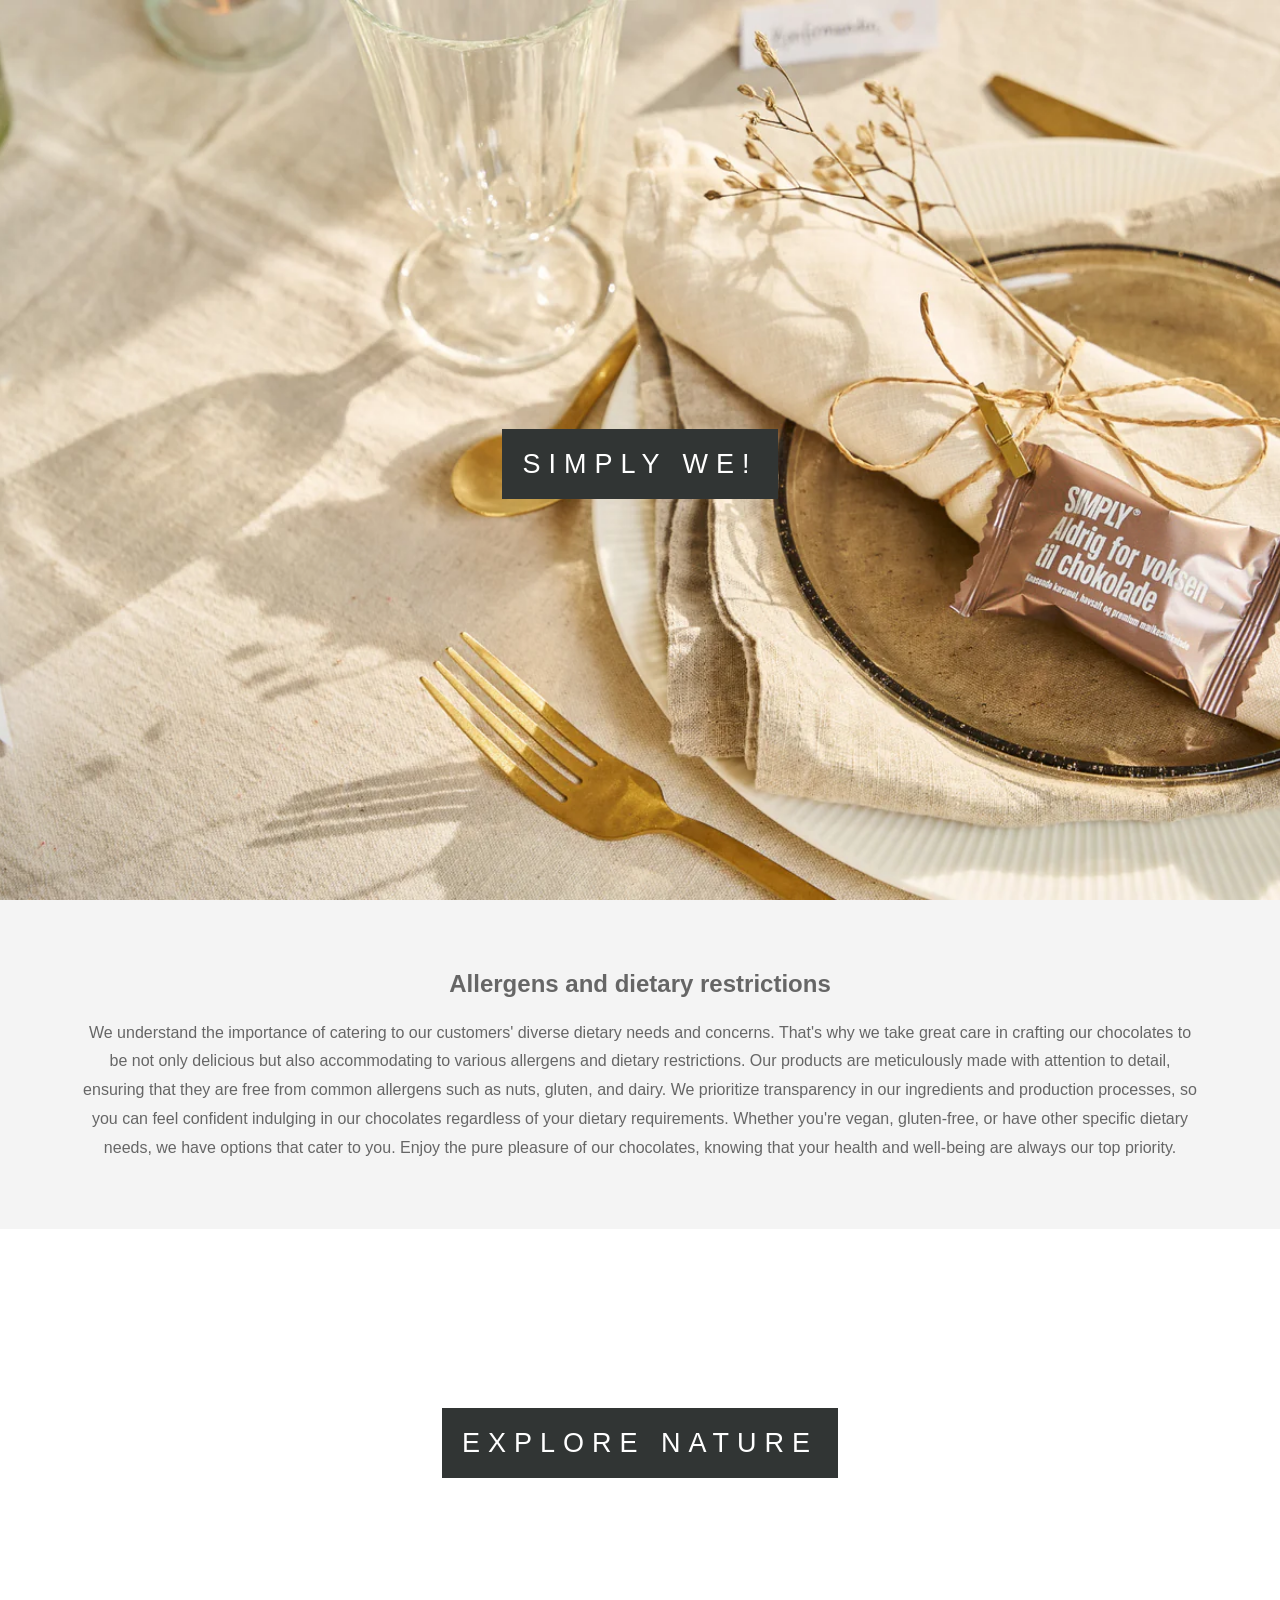
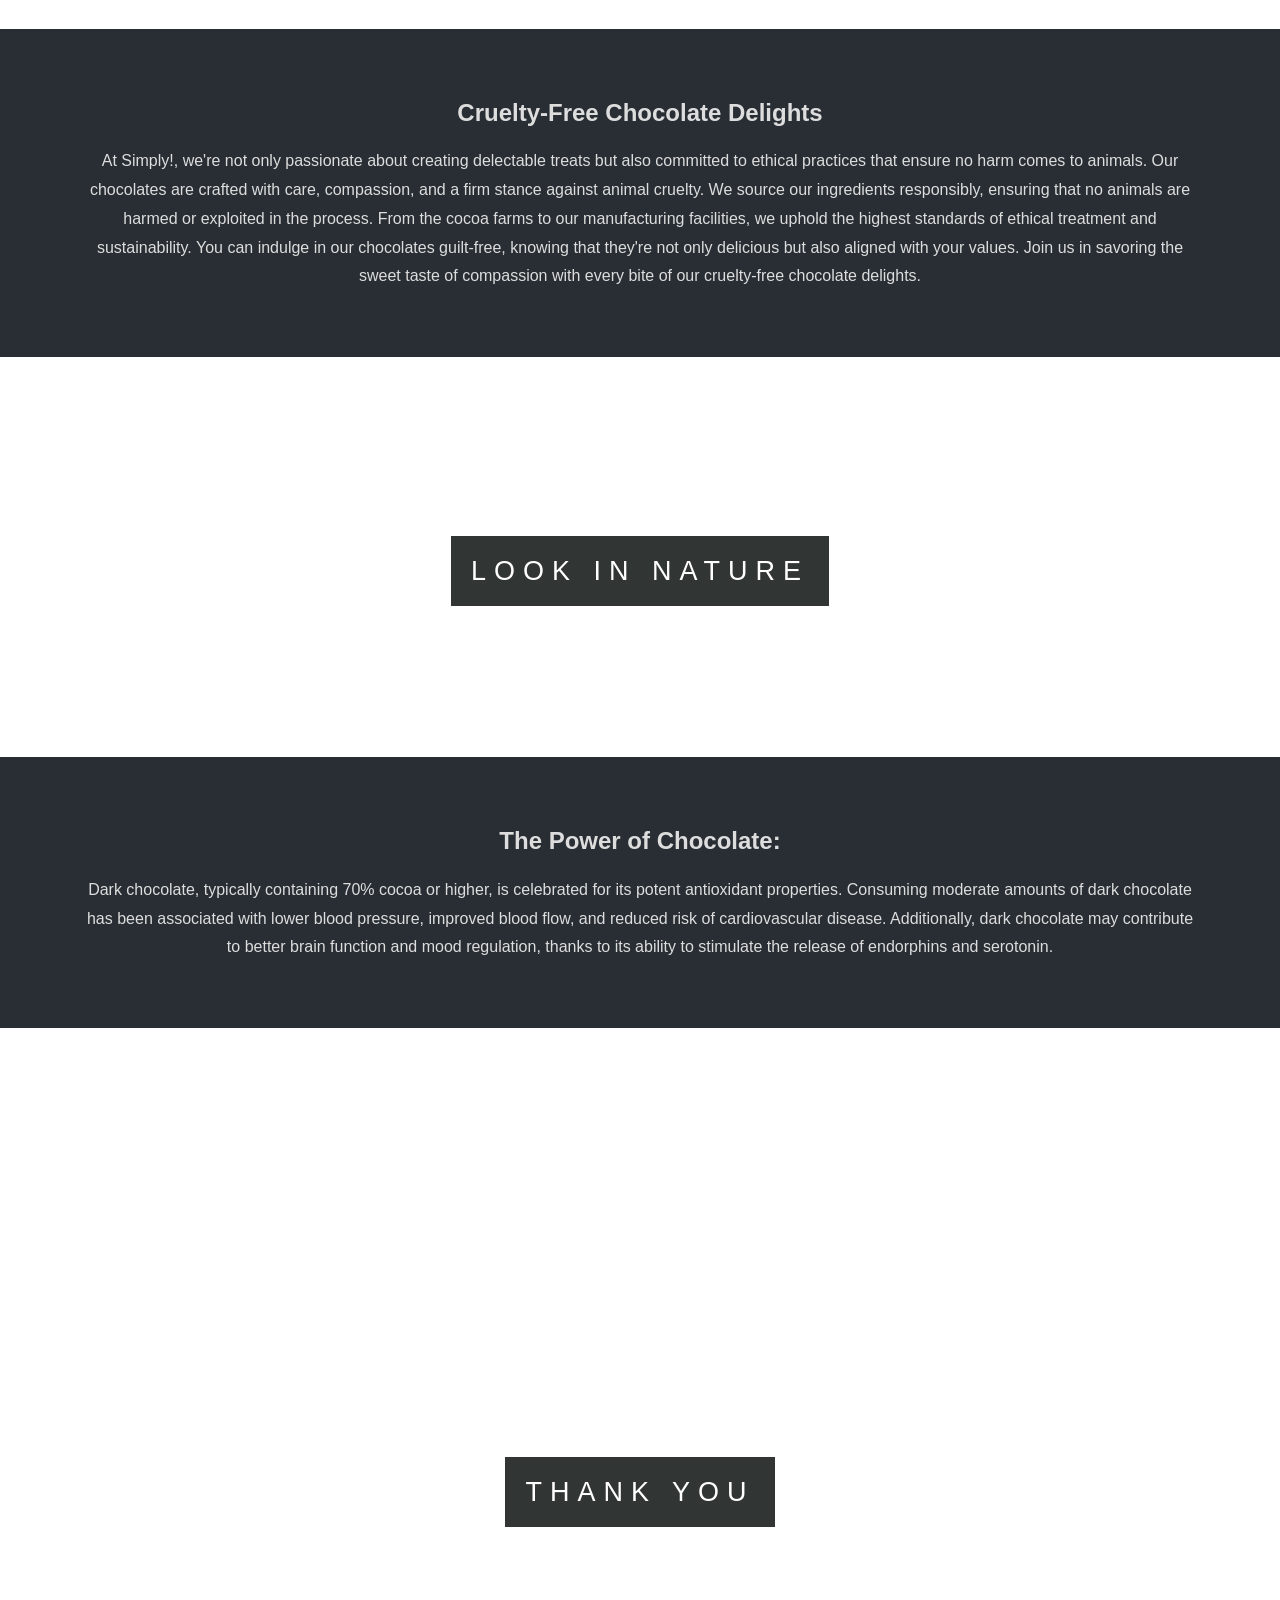
<file: know.html>
<!DOCTYPE html>
<html lang="en">
  <head>
    <meta charset="UTF-8" />
    <meta http-equiv="X-UA-Compatible" content="IE=edge" />
    <meta name="viewport" content="width=device-width, initial-scale=1.0" />
    <title>Parallax Website</title>
    <link rel="stylesheet" href="style.css" />
  </head>
  <body>
    <section class="pimg1">
      <div class="ptext">
        <span class="textBg"> Simply We! </span>
      </div>
    </section>
    <section class="section section-light">
      <h2>Allergens and dietary restrictions</h2>
      <p>
        We understand the importance of catering to our customers' diverse dietary needs and concerns. That's why we take great care in crafting our chocolates to be not only delicious but also accommodating to various allergens and dietary restrictions. Our products are meticulously made with attention to detail, ensuring that they are free from common allergens such as nuts, gluten, and dairy. We prioritize transparency in our ingredients and production processes, so you can feel confident indulging in our chocolates regardless of your dietary requirements. Whether you're vegan, gluten-free, or have other specific dietary needs, we have options that cater to you. Enjoy the pure pleasure of our chocolates, knowing that your health and well-being are always our top priority.
      </p>
    </section>
    <section class="pimg2">
      <div class="ptext">
        <span class="textBg"> Explore Nature</span>
      </div>
    </section>
    <section class="section section-dark">
      <h2>Cruelty-Free Chocolate Delights</h2>
      <p>
        At Simply!, we're not only passionate about creating delectable treats but also committed to ethical practices that ensure no harm comes to animals. Our chocolates are crafted with care, compassion, and a firm stance against animal cruelty. We source our ingredients responsibly, ensuring that no animals are harmed or exploited in the process. From the cocoa farms to our manufacturing facilities, we uphold the highest standards of ethical treatment and sustainability. You can indulge in our chocolates guilt-free, knowing that they're not only delicious but also aligned with your values. Join us in savoring the sweet taste of compassion with every bite of our cruelty-free chocolate delights.
      </p>
    </section>
    <section class="pimg3">
      <div class="ptext">
        <span class="textBg"> LOOK IN NATURE</span>
      </div>
    </section>
    <section class="section section-dark">
      <h2>The Power of Chocolate:</h2>
      <p>
        Dark chocolate, typically containing 70% cocoa or higher, is celebrated for its potent antioxidant properties. Consuming moderate amounts of dark chocolate has been associated with lower blood pressure, improved blood flow, and reduced risk of cardiovascular disease. Additionally, dark chocolate may contribute to better brain function and mood regulation, thanks to its ability to stimulate the release of endorphins and serotonin.
      </p>
    </section>
    <section class="pimg1">
      <div class="ptext">
        <span class="textBg"> THANK YOU </span>
      </div>
    </section>
  </body>
</html>
</file>
<file: style.css>
html,
body {
  height: 100%;
  margin: 0;
  font-size: 16px;
  font-family: "Lato", sans-serif;
  font-weight: 400;
  line-height: 1.8em;
  color: #d37b7b;
}
.pimg1 {
  background-image: url(images/1.webp);
  min-height: 100%;
}
.pimg2 {
  background-image: url(images/2.webp);
  min-height: 400px;
}
.pimg3 {
  background-image: url(images/3.png);
  min-height: 400px;
}
.pimg1,
.pimg2,
.pimg3 {
  position: relative;
  background-position: center;
  background-size: cover;
  background-repeat: no-repeat;
  background-attachment: fixed;
}

.ptext {
  position: absolute;
  top: 50%;
  width: 100%;
  text-align: center;
  color: black;
  font-size: 27px;
  letter-spacing: 8px;
  text-transform: uppercase;
}
.textBg {
  background: #313534;
  color: #fff;
  padding: 20px;
}

.section {
  padding: 50px 80px;
  text-align: center;
}
.section-light {
  background-color: #f4f4f4;
  color: #666;
}
.section-dark {
  background-color: #282e34;
  color: #ddd;
}
</file>
